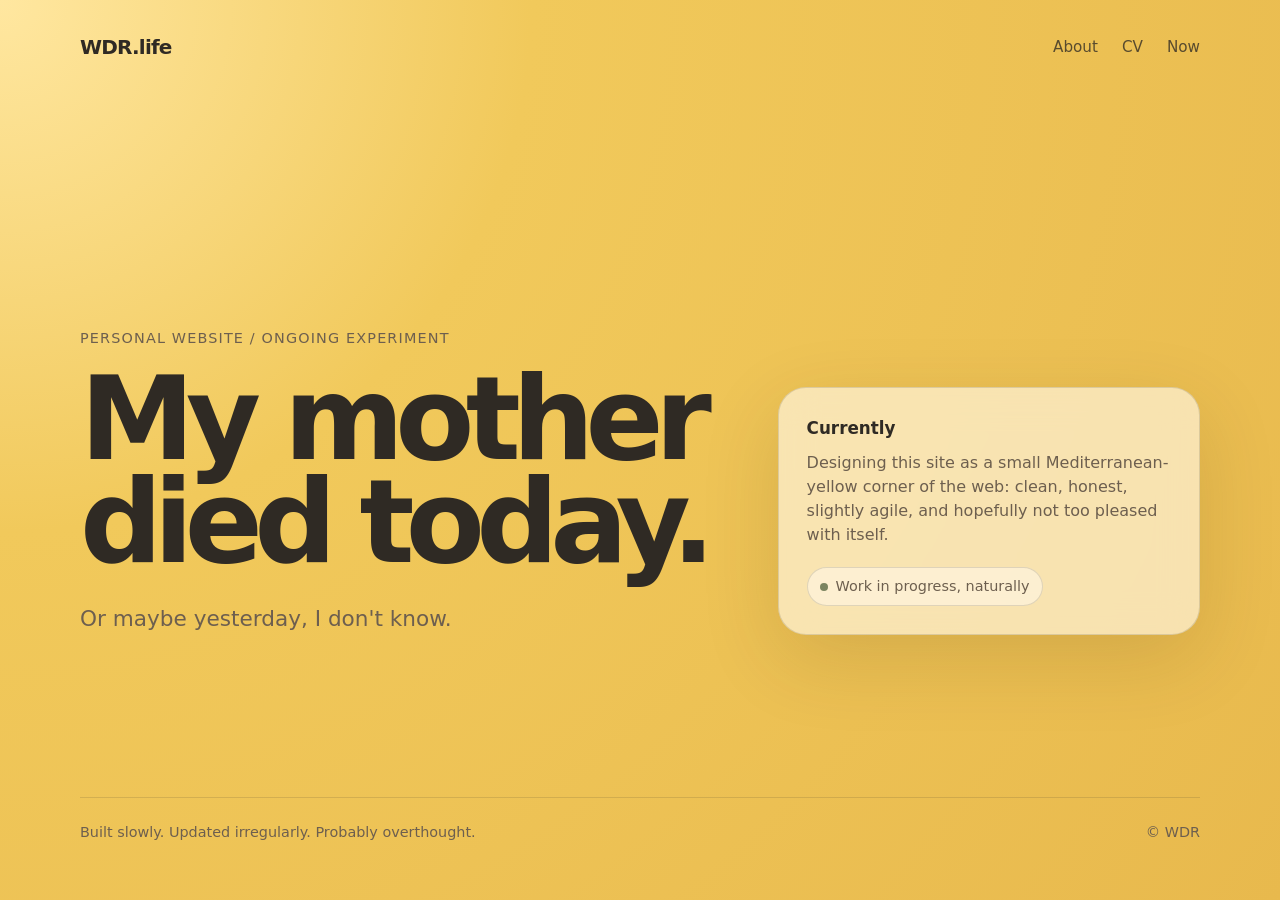
<file: index.html>
<!DOCTYPE html>
<html lang="en">
<head>
  <meta charset="UTF-8" />
  <meta name="viewport" content="width=device-width, initial-scale=1.0" />
  <link rel="stylesheet" href="style.css">
  <title>WDR.life</title>
</head>
<body>
  <div class="page">
    <header>
      <div class="logo">WDR.life</div>
      <nav aria-label="Main navigation">
        <a href="#">About</a>
        <a href="cv.html">CV</a>
        <a href="#">Now</a>
      </nav>
    </header>

    <main>
      <section class="hero" aria-labelledby="hero-title">
        <div>
          <p class="eyebrow">Personal website / ongoing experiment</p>
          <h1 id="hero-title">My mother died today.</h1>
          <p class="intro">
            Or maybe yesterday, I don't know.
          </p>
        </div>

        <aside class="card" aria-label="Current status">
          <strong>Currently</strong>
          <p>
            Designing this site as a small Mediterranean-yellow corner of the web:
            clean, honest, slightly agile, and hopefully not too pleased with itself.
          </p>
          <div class="status">
            <span class="dot"></span>
            Work in progress, naturally
          </div>
        </aside>
      </section>
    </main>

    <footer>
      <span>Built slowly. Updated irregularly. Probably overthought.</span>
      <span>© WDR</span>
    </footer>
  </div>
</body>
</html>
</file>
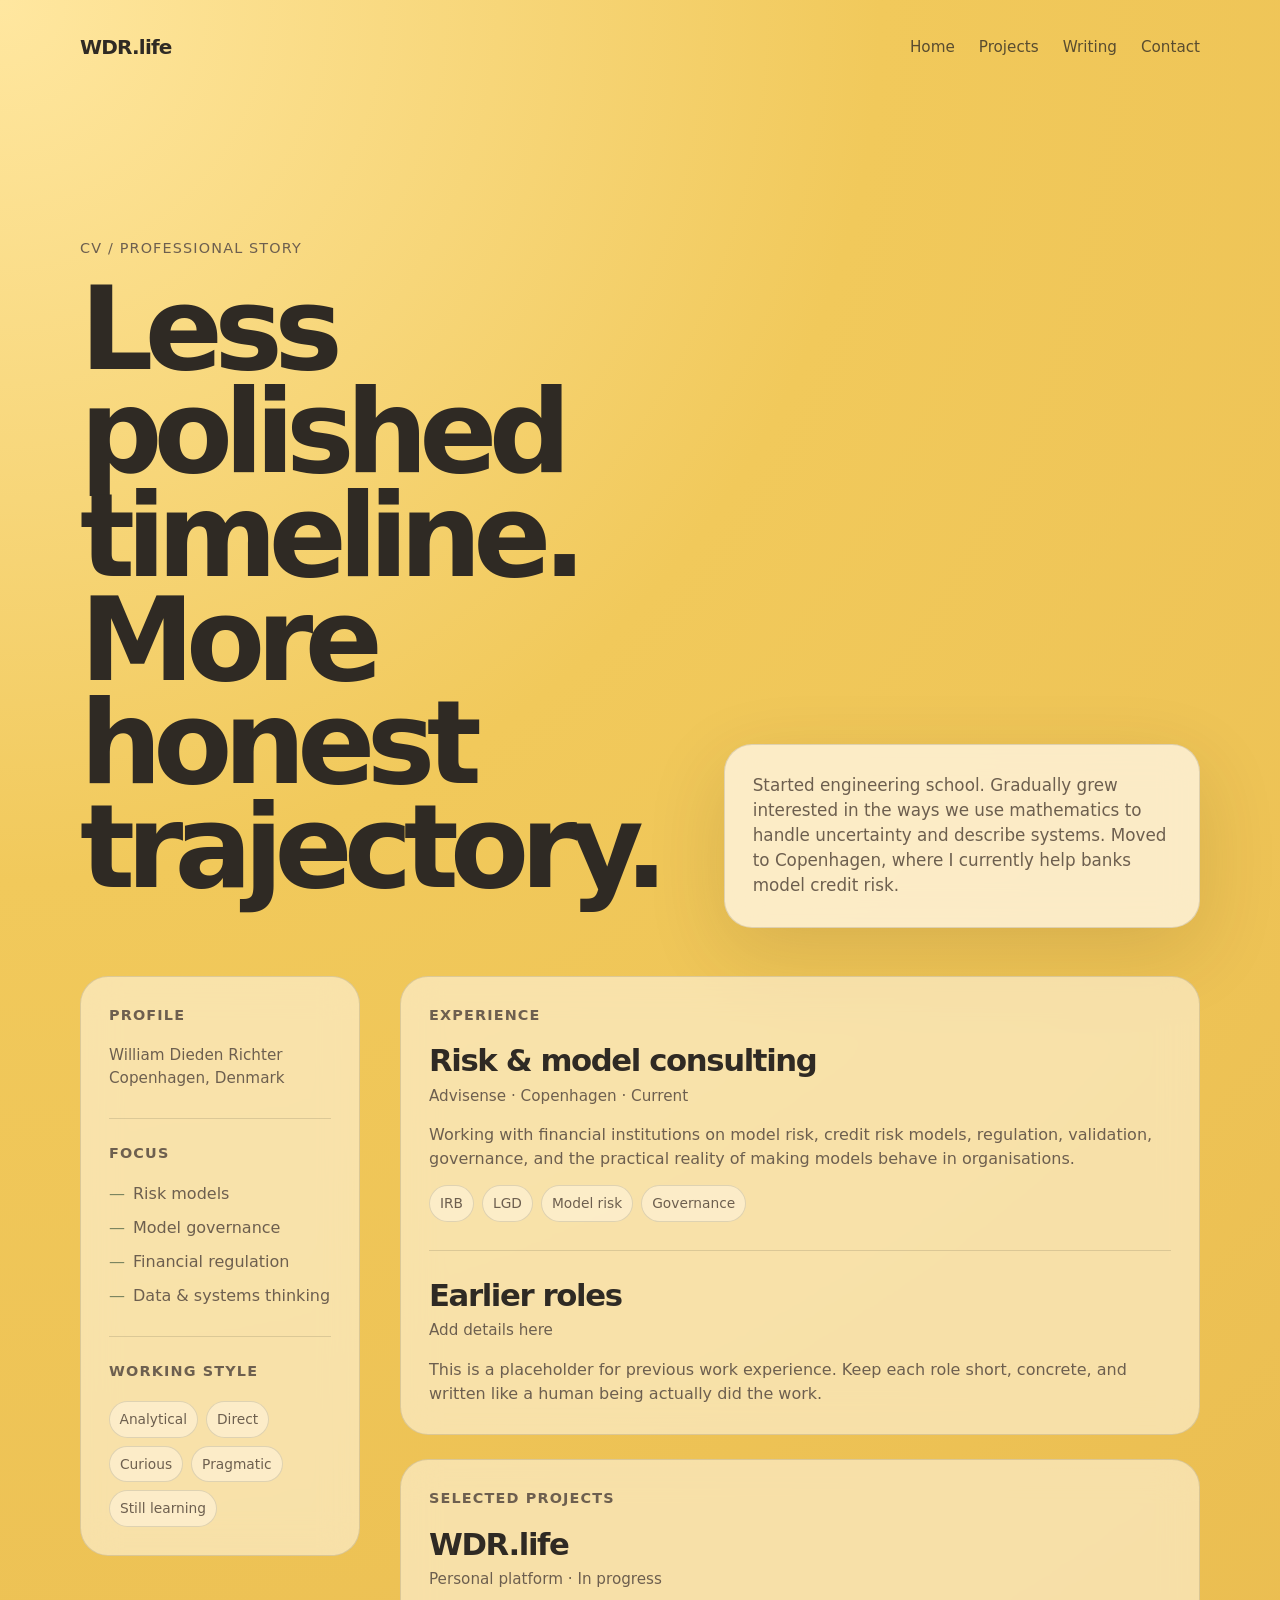
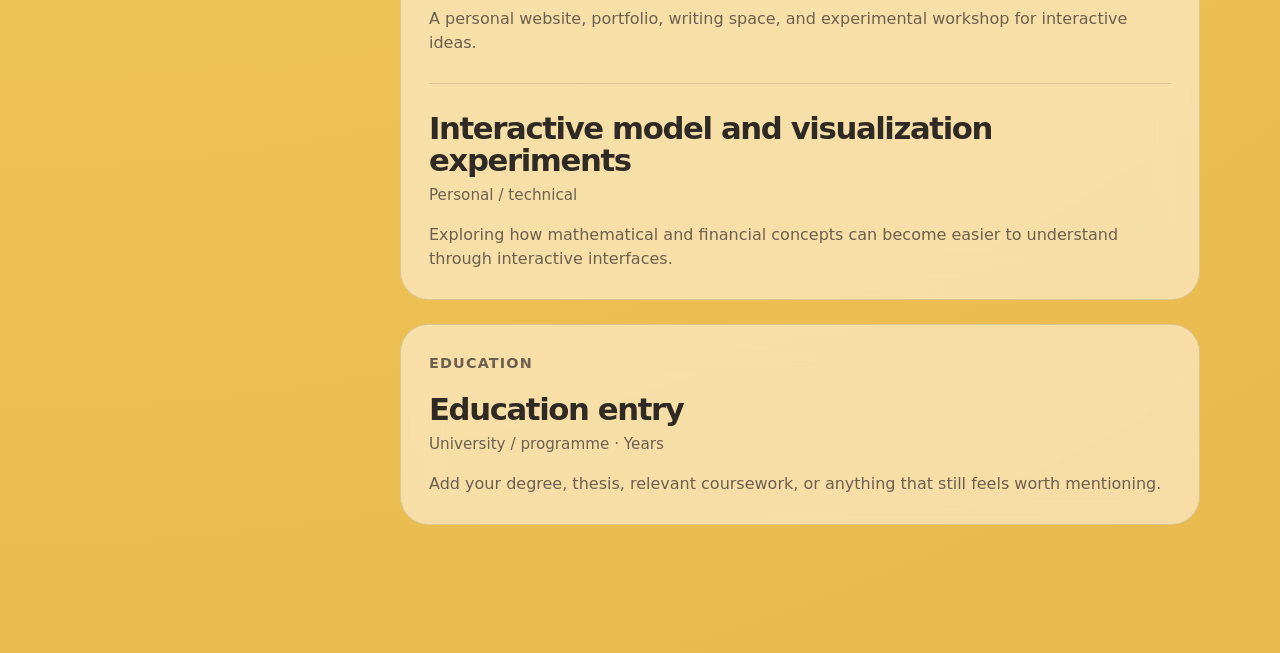
<file: cv.html>
<!DOCTYPE html>
<html lang="en">
<head>
  <meta charset="UTF-8" />
  <meta name="viewport" content="width=device-width, initial-scale=1.0" />
  <link rel="stylesheet" href="style.css">
  <title>CV · WDR.life</title>
</head>
<body>
  <div class="page">
    <header>
      <a class="logo" href="index.html">WDR.life</a>
      <nav aria-label="Main navigation">
        <a href="index.html">Home</a>
        <a href="projects.html">Projects</a>
        <a href="writing.html">Writing</a>
        <a href="contact.html">Contact</a>
      </nav>
    </header>

    <main>
      <section class="cv-intro" aria-labelledby="cv-title">
        <div>
          <p class="eyebrow">CV / professional story</p>
          <h1 id="cv-title">Less polished timeline. More honest trajectory.</h1>
        </div>
        <p class="summary">
        Started engineering school.
        Gradually grew interested in the ways we use mathematics to handle uncertainty and describe systems.
        Moved to Copenhagen, where I currently help banks model credit risk.
        </p>
      </section>

      <section class="cv-grid">
        <aside aria-label="Profile details">
          <div class="side-block">
            <h2>Profile</h2>
            <p class="note">William Dieden Richter<br />Copenhagen, Denmark</p>
          </div>

          <div class="side-block">
            <h2>Focus</h2>
            <ul>
              <li>Risk models</li>
              <li>Model governance</li>
              <li>Financial regulation</li>
              <li>Data & systems thinking</li>
            </ul>
          </div>

          <div class="side-block">
            <h2>Working style</h2>
            <div class="tags">
              <span class="tag">Analytical</span>
              <span class="tag">Direct</span>
              <span class="tag">Curious</span>
              <span class="tag">Pragmatic</span>
              <span class="tag">Still learning</span>
            </div>
          </div>
        </aside>

        <div>
          <section class="section">
            <h2>Experience</h2>

            <article class="item">
              <h3>Risk & model consulting</h3>
              <p class="meta">Advisense · Copenhagen · Current</p>
              <p>
                Working with financial institutions on model risk, credit risk models,
                regulation, validation, governance, and the practical reality of making models behave in organisations.
              </p>
              <div class="tags">
                <span class="tag">IRB</span>
                <span class="tag">LGD</span>
                <span class="tag">Model risk</span>
                <span class="tag">Governance</span>
              </div>
            </article>

            <article class="item">
              <h3>Earlier roles</h3>
              <p class="meta">Add details here</p>
              <p>
                This is a placeholder for previous work experience. Keep each role short, concrete,
                and written like a human being actually did the work.
              </p>
            </article>
          </section>

          <section class="section">
            <h2>Selected projects</h2>

            <article class="item">
              <h3>WDR.life</h3>
              <p class="meta">Personal platform · In progress</p>
              <p>
                A personal website, portfolio, writing space, and experimental workshop for interactive ideas.
              </p>
            </article>

            <article class="item">
              <h3>Interactive model and visualization experiments</h3>
              <p class="meta">Personal / technical</p>
              <p>
                Exploring how mathematical and financial concepts can become easier to understand through interactive interfaces.
              </p>
            </article>
          </section>

          <section class="section">
            <h2>Education</h2>
            <article class="item">
              <h3>Education entry</h3>
              <p class="meta">University / programme · Years</p>
              <p>Add your degree, thesis, relevant coursework, or anything that still feels worth mentioning.</p>
            </article>
          </section>
        </div>
      </section>
    </main>
  </div>
</body>
</html>
</file>
<file: style.css>
:root {
      --sun-washed-yellow: #f1c95b;
      --warm-cream: #fff7e6;
      --soft-charcoal: #2f2a24;
      --muted-brown: #6d5f4f;
      --olive: #7b8460;
      --line: rgba(47, 42, 36, 0.14);
    }

    * {
      box-sizing: border-box;
      margin: 0;
      padding: 0;
    }

    body {
      min-height: 100vh;
      font-family: Inter, ui-sans-serif, system-ui, -apple-system, BlinkMacSystemFont, "Segoe UI", sans-serif;
      background: radial-gradient(circle at top left, #ffe7a0 0%, var(--sun-washed-yellow) 34%, #e8b94d 100%);
      color: var(--soft-charcoal);
      line-height: 1.5;
    }

    .page {
      min-height: 100vh;
      display: flex;
      flex-direction: column;
      padding: 32px;
    }

    header {
      display: flex;
      justify-content: space-between;
      align-items: center;
      max-width: 1120px;
      width: 100%;
      margin: 0 auto;
    }

    .logo {
      font-weight: 700;
      letter-spacing: -0.04em;
      font-size: 1.25rem;
    }

    nav {
      display: flex;
      gap: 24px;
      font-size: 0.95rem;
    }

    nav a {
      color: var(--soft-charcoal);
      text-decoration: none;
      opacity: 0.78;
      transition: opacity 180ms ease, transform 180ms ease;
    }

    nav a:hover {
      opacity: 1;
      transform: translateY(-1px);
    }

    main {
      flex: 1;
      display: grid;
      place-items: center;
      max-width: 1120px;
      width: 100%;
      margin: 0 auto;
      padding: 96px 0 72px;
    }

    .hero {
      width: 100%;
      display: grid;
      grid-template-columns: 1.2fr 0.8fr;
      gap: 64px;
      align-items: end;
    }

    .eyebrow {
      font-size: 0.9rem;
      letter-spacing: 0.08em;
      text-transform: uppercase;
      margin-bottom: 20px;
      color: var(--muted-brown);
    }

    h1 {
      max-width: 760px;
      font-size: clamp(3.2rem, 9vw, 7.8rem);
      line-height: 0.9;
      letter-spacing: -0.075em;
      font-weight: 750;
      margin-bottom: 28px;
    }

    .intro {
      max-width: 590px;
      font-size: clamp(1.1rem, 2vw, 1.35rem);
      color: var(--muted-brown);
    }

    .card {
      background: rgba(255, 247, 230, 0.64);
      border: 1px solid var(--line);
      border-radius: 28px;
      padding: 28px;
      box-shadow: 0 24px 80px rgba(72, 49, 15, 0.14);
      backdrop-filter: blur(18px);
    }

    .card p {
      color: var(--muted-brown);
      font-size: 1rem;
      margin-bottom: 20px;
    }

    .card strong {
      display: block;
      font-size: 1.05rem;
      margin-bottom: 10px;
      color: var(--soft-charcoal);
    }

    .status {
      display: inline-flex;
      align-items: center;
      gap: 8px;
      padding: 8px 12px;
      border-radius: 999px;
      background: rgba(255, 247, 230, 0.6);
      border: 1px solid var(--line);
      font-size: 0.9rem;
      color: var(--muted-brown);
    }

    .dot {
      width: 8px;
      height: 8px;
      border-radius: 50%;
      background: var(--olive);
    }

    footer {
      max-width: 1120px;
      width: 100%;
      margin: 0 auto;
      padding-top: 24px;
      border-top: 1px solid var(--line);
      display: flex;
      justify-content: space-between;
      gap: 24px;
      font-size: 0.9rem;
      color: var(--muted-brown);
    }

    @media (max-width: 800px) {
      .page {
        padding: 22px;
      }

      header,
      footer {
        align-items: flex-start;
      }

      nav {
        gap: 14px;
        flex-wrap: wrap;
        justify-content: flex-end;
      }

      main {
        padding: 72px 0 48px;
        place-items: start;
      }

      .hero {
        grid-template-columns: 1fr;
        gap: 36px;
      }

      h1 {
        font-size: clamp(3.4rem, 18vw, 5.8rem);
      }

      footer {
        flex-direction: column;
      }
    }

    :root {
      --sun-washed-yellow: #f1c95b;
      --warm-cream: #fff7e6;
      --paper: rgba(255, 247, 230, 0.78);
      --soft-charcoal: #2f2a24;
      --muted-brown: #6d5f4f;
      --olive: #7b8460;
      --line: rgba(47, 42, 36, 0.14);
    }

    * {
      box-sizing: border-box;
      margin: 0;
      padding: 0;
    }

    body {
      min-height: 100vh;
      font-family: Inter, ui-sans-serif, system-ui, -apple-system, BlinkMacSystemFont, "Segoe UI", sans-serif;
      background: radial-gradient(circle at top left, #ffe7a0 0%, var(--sun-washed-yellow) 34%, #e8b94d 100%);
      color: var(--soft-charcoal);
      line-height: 1.5;
    }

    .page {
      width: min(1120px, calc(100% - 44px));
      margin: 0 auto;
      padding: 32px 0 56px;
    }

    header {
      display: flex;
      justify-content: space-between;
      align-items: center;
      margin-bottom: 80px;
    }

    .logo {
      font-weight: 700;
      letter-spacing: -0.04em;
      font-size: 1.25rem;
      color: var(--soft-charcoal);
      text-decoration: none;
    }

    nav {
      display: flex;
      gap: 24px;
      font-size: 0.95rem;
    }

    nav a {
      color: var(--soft-charcoal);
      text-decoration: none;
      opacity: 0.78;
      transition: opacity 180ms ease, transform 180ms ease;
    }

    nav a:hover {
      opacity: 1;
      transform: translateY(-1px);
    }

    .cv-intro {
      display: grid;
      grid-template-columns: 0.9fr 1.1fr;
      gap: 64px;
      align-items: end;
      margin-bottom: 48px;
    }

    .eyebrow {
      font-size: 0.9rem;
      letter-spacing: 0.08em;
      text-transform: uppercase;
      color: var(--muted-brown);
      margin-bottom: 18px;
    }

    h1 {
      font-size: clamp(3.4rem, 9vw, 7.2rem);
      line-height: 0.9;
      letter-spacing: -0.075em;
      font-weight: 760;
      max-width: 740px;
    }

    .summary {
      background: var(--paper);
      border: 1px solid var(--line);
      border-radius: 28px;
      padding: 28px;
      box-shadow: 0 24px 80px rgba(72, 49, 15, 0.14);
      backdrop-filter: blur(18px);
      color: var(--muted-brown);
      font-size: 1.05rem;
    }

    .cv-grid {
      display: grid;
      grid-template-columns: 280px 1fr;
      gap: 40px;
      align-items: start;
    }

    aside,
    .section {
      background: rgba(255, 247, 230, 0.58);
      border: 1px solid var(--line);
      border-radius: 28px;
      padding: 28px;
      backdrop-filter: blur(18px);
    }

    aside {
      position: sticky;
      top: 24px;
    }

    .side-block + .side-block {
      margin-top: 28px;
      padding-top: 24px;
      border-top: 1px solid var(--line);
    }

    h2 {
      font-size: 0.9rem;
      letter-spacing: 0.08em;
      text-transform: uppercase;
      color: var(--muted-brown);
      margin-bottom: 18px;
    }

    h3 {
      font-size: clamp(1.4rem, 2.4vw, 2rem);
      letter-spacing: -0.045em;
      line-height: 1.05;
      margin-bottom: 8px;
    }

    .meta {
      color: var(--muted-brown);
      font-size: 0.95rem;
      margin-bottom: 16px;
    }

    .section + .section {
      margin-top: 24px;
    }

    .item + .item {
      margin-top: 28px;
      padding-top: 28px;
      border-top: 1px solid var(--line);
    }

    p {
      color: var(--muted-brown);
    }

    ul {
      list-style: none;
      display: grid;
      gap: 10px;
      color: var(--muted-brown);
    }

    li::before {
      content: "—";
      margin-right: 8px;
      color: var(--olive);
    }

    .tags {
      display: flex;
      flex-wrap: wrap;
      gap: 8px;
      margin-top: 14px;
    }

    .tag {
      border: 1px solid var(--line);
      border-radius: 999px;
      padding: 7px 10px;
      background: rgba(255, 247, 230, 0.52);
      font-size: 0.86rem;
      color: var(--muted-brown);
    }

    .note {
      font-size: 0.95rem;
      color: var(--muted-brown);
    }

    @media (max-width: 860px) {
      header {
        align-items: flex-start;
        margin-bottom: 56px;
      }

      nav {
        justify-content: flex-end;
        flex-wrap: wrap;
        gap: 14px;
      }

      .intro,
      .cv-grid {
        grid-template-columns: 1fr;
      }

      aside {
        position: static;
      }
    }
</file>
